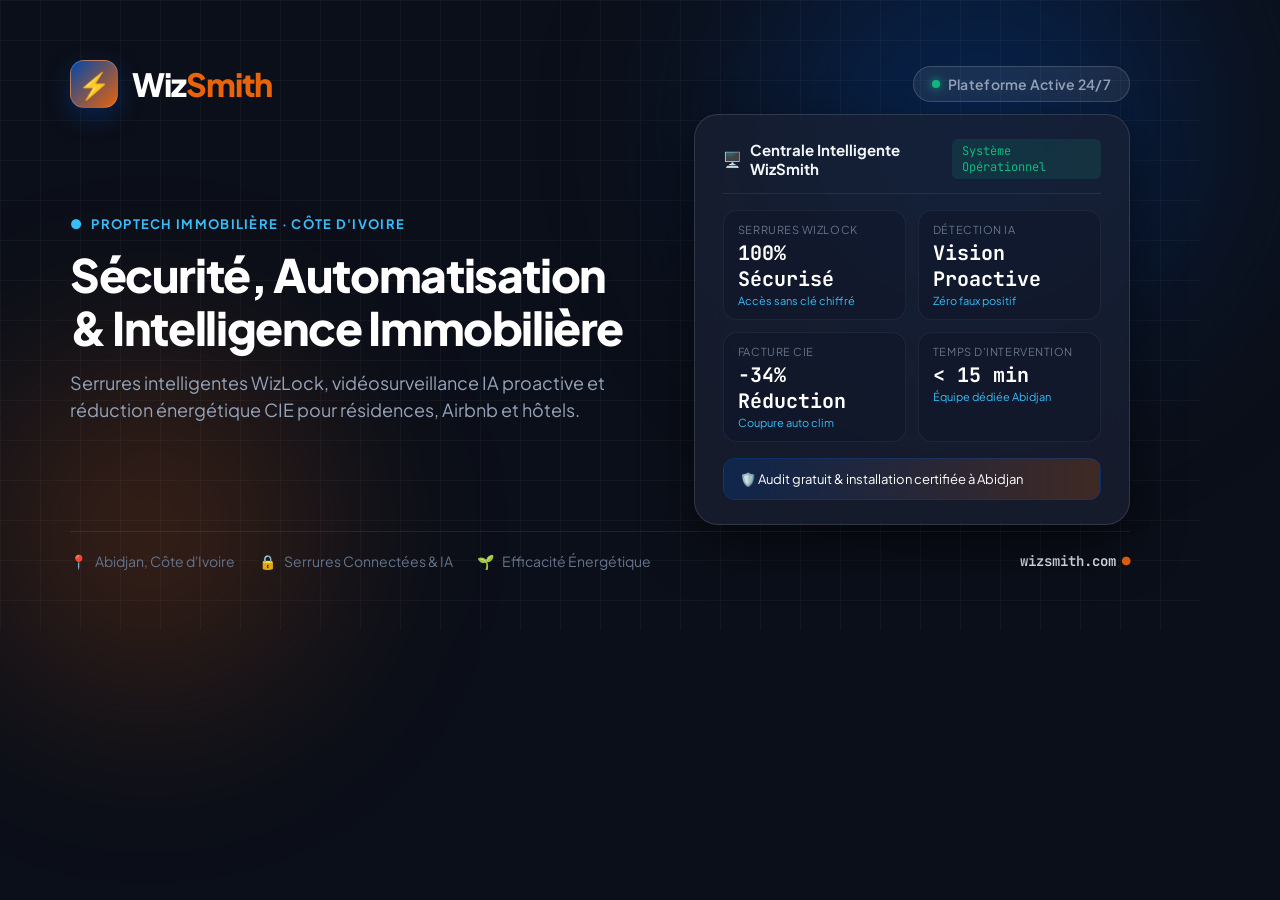
<file: public/og-render.html>
<!DOCTYPE html>
<html lang="fr">
<head>
  <meta charset="utf-8" />
  <title>WizSmith OG Card Renderer</title>
  <style>
    @import url('https://fonts.googleapis.com/css2?family=Plus+Jakarta+Sans:wght@400;600;700;800&family=Inter:wght@400;500;600;700&family=JetBrains+Mono:wght@500;700&display=swap');

    * {
      box-sizing: border-box;
      margin: 0;
      padding: 0;
    }

    body {
      width: 1200px;
      height: 630px;
      overflow: hidden;
      background: #0B0F19;
      font-family: 'Plus Jakarta Sans', -apple-system, BlinkMacSystemFont, sans-serif;
      color: #FFFFFF;
      position: relative;
    }

    /* Ambient cyber-physical gradients */
    .glow-blue {
      position: absolute;
      width: 650px;
      height: 650px;
      top: -200px;
      right: -100px;
      background: radial-gradient(circle, rgba(0, 71, 171, 0.45) 0%, rgba(11, 15, 25, 0) 70%);
      filter: blur(80px);
      pointer-events: none;
    }

    .glow-orange {
      position: absolute;
      width: 500px;
      height: 500px;
      bottom: -150px;
      left: -100px;
      background: radial-gradient(circle, rgba(232, 99, 10, 0.28) 0%, rgba(11, 15, 25, 0) 70%);
      filter: blur(80px);
      pointer-events: none;
    }

    /* Subtle grid overlay */
    .grid-pattern {
      position: absolute;
      inset: 0;
      background-image: 
        linear-gradient(rgba(255, 255, 255, 0.03) 1px, transparent 1px),
        linear-gradient(90deg, rgba(255, 255, 255, 0.03) 1px, transparent 1px);
      background-size: 40px 40px;
      pointer-events: none;
    }

    .card-container {
      position: relative;
      z-index: 10;
      width: 1200px;
      height: 630px;
      padding: 60px 70px;
      display: flex;
      flex-direction: column;
      justify-content: space-between;
    }

    /* Top bar */
    .top-bar {
      display: flex;
      align-items: center;
      justify-content: space-between;
    }

    .brand-logo {
      display: flex;
      align-items: center;
      gap: 14px;
    }

    .brand-icon {
      width: 48px;
      height: 48px;
      border-radius: 14px;
      background: linear-gradient(135deg, #0047AB 0%, #E8630A 100%);
      display: flex;
      align-items: center;
      justify-content: center;
      font-size: 26px;
      box-shadow: 0 8px 24px rgba(0, 71, 171, 0.4);
      border: 1px solid rgba(255, 255, 255, 0.2);
    }

    .brand-text {
      font-size: 32px;
      font-weight: 800;
      letter-spacing: -0.03em;
    }

    .brand-accent {
      color: #E8630A;
    }

    .badge-pill {
      display: inline-flex;
      align-items: center;
      gap: 8px;
      padding: 8px 18px;
      border-radius: 9999px;
      background: rgba(255, 255, 255, 0.08);
      border: 1px solid rgba(255, 255, 255, 0.15);
      font-size: 14px;
      font-weight: 600;
      letter-spacing: 0.02em;
      color: #94A3B8;
    }

    .badge-pill .dot {
      width: 8px;
      height: 8px;
      border-radius: 50%;
      background: #10B981;
      box-shadow: 0 0 10px #10B981;
    }

    /* Content main area */
    .main-content {
      display: grid;
      grid-template-columns: 1.25fr 0.95fr;
      gap: 50px;
      align-items: center;
    }

    .text-column {
      display: flex;
      flex-direction: column;
      gap: 16px;
    }

    .category-tag {
      display: inline-flex;
      align-items: center;
      gap: 8px;
      font-size: 13px;
      font-weight: 700;
      text-transform: uppercase;
      letter-spacing: 0.1em;
      color: #38BDF8;
    }

    .title {
      font-size: 46px;
      line-height: 1.15;
      font-weight: 800;
      letter-spacing: -0.03em;
      color: #FFFFFF;
    }

    .title-highlight {
      background: linear-gradient(135deg, #60A5FA 0%, #FFFFFF 100%);
      -webkit-background-clip: text;
      -webkit-text-fill-color: transparent;
    }

    .description {
      font-size: 18px;
      line-height: 1.5;
      color: #94A3B8;
      max-width: 580px;
    }

    /* Visual HUD Card on the right */
    .hud-card {
      background: rgba(26, 34, 52, 0.7);
      backdrop-filter: blur(16px);
      border: 1px solid rgba(255, 255, 255, 0.12);
      border-radius: 24px;
      padding: 24px 28px;
      display: flex;
      flex-direction: column;
      gap: 16px;
      box-shadow: 0 20px 50px rgba(0, 0, 0, 0.5);
    }

    .hud-header {
      display: flex;
      align-items: center;
      justify-content: space-between;
      padding-bottom: 14px;
      border-bottom: 1px solid rgba(255, 255, 255, 0.08);
    }

    .hud-title {
      font-size: 15px;
      font-weight: 700;
      color: #F1F5F9;
      display: flex;
      align-items: center;
      gap: 8px;
    }

    .hud-status {
      font-size: 12px;
      font-family: 'JetBrains Mono', monospace;
      color: #10B981;
      background: rgba(16, 185, 129, 0.12);
      padding: 4px 10px;
      border-radius: 6px;
    }

    .hud-metrics {
      display: grid;
      grid-template-columns: 1fr 1fr;
      gap: 12px;
    }

    .metric-box {
      background: rgba(15, 23, 42, 0.6);
      border: 1px solid rgba(255, 255, 255, 0.06);
      border-radius: 14px;
      padding: 12px 14px;
    }

    .metric-label {
      font-size: 11px;
      text-transform: uppercase;
      letter-spacing: 0.05em;
      color: #64748B;
      margin-bottom: 4px;
    }

    .metric-value {
      font-size: 20px;
      font-weight: 700;
      color: #FFFFFF;
      font-family: 'JetBrains Mono', monospace;
    }

    .metric-sub {
      font-size: 11px;
      color: #38BDF8;
      margin-top: 2px;
    }

    .hud-banner {
      background: linear-gradient(90deg, rgba(0, 71, 171, 0.25) 0%, rgba(232, 99, 10, 0.2) 100%);
      border: 1px solid rgba(0, 71, 171, 0.35);
      border-radius: 12px;
      padding: 12px 16px;
      display: flex;
      align-items: center;
      justify-content: space-between;
      font-size: 13px;
    }

    /* Bottom footer */
    .footer-bar {
      display: flex;
      align-items: center;
      justify-content: space-between;
      padding-top: 20px;
      border-top: 1px solid rgba(255, 255, 255, 0.08);
      font-size: 14px;
      color: #64748B;
    }

    .footer-tags {
      display: flex;
      align-items: center;
      gap: 24px;
    }

    .footer-tag {
      display: flex;
      align-items: center;
      gap: 8px;
    }

    .footer-domain {
      font-family: 'JetBrains Mono', monospace;
      color: #E2E8F0;
      font-weight: 600;
      display: flex;
      align-items: center;
      gap: 6px;
    }
  </style>
</head>
<body>
  <div class="glow-blue"></div>
  <div class="glow-orange"></div>
  <div class="grid-pattern"></div>

  <div class="card-container" id="cardContainer">
    <!-- Rendered dynamically by script -->
  </div>

  <script>
    const cardsData = {
      'home': {
        tag: 'PropTech Immobilière · Côte d\'Ivoire',
        title: 'Sécurité, Automatisation & Intelligence Immobilière',
        desc: 'Serrures intelligentes WizLock, vidéosurveillance IA proactive et réduction énergétique CIE pour résidences, Airbnb et hôtels.',
        badge: 'Plateforme Active 24/7',
        hudTitle: 'Centrale Intelligente WizSmith',
        hudStatus: 'Système Opérationnel',
        metrics: [
          { label: 'Serrures WizLock', val: '100% Sécurisé', sub: 'Accès sans clé chiffré' },
          { label: 'Détection IA', val: 'Vision Proactive', sub: 'Zéro faux positif' },
          { label: 'Facture CIE', val: '-34% Réduction', sub: 'Coupure auto clim' },
          { label: 'Temps d\'intervention', val: '< 15 min', sub: 'Équipe dédiée Abidjan' }
        ],
        hudBanner: '🛡️ Audit gratuit & installation certifiée à Abidjan'
      },
      'how-it-works': {
        tag: 'Processus & Méthodologie',
        title: 'Comment fonctionne la PropTech WizSmith ?',
        desc: 'De l\'audit initial à votre tranquillité quotidienne : 4 étapes d\'automatisation sans clé, de surveillance IA et de maintenance continue.',
        badge: 'Processus Garanti',
        hudTitle: 'Workflow d\'Automatisation',
        hudStatus: '4 Étapes Clés',
        metrics: [
          { label: 'Étape 1', val: 'Audit & Diagnostic', sub: 'Sur site ou en ligne' },
          { label: 'Étape 2', val: 'Installation Certifiée', sub: 'Serrures & modules IA' },
          { label: 'Étape 3', val: 'Synchronisation', sub: 'Airbnb / PMS / Énergie' },
          { label: 'Étape 4', val: 'Support WizFix', sub: 'Maintenance continue' }
        ],
        hudBanner: '⚡ Déploiement express en moins de 48 heures'
      },
      'packs': {
        tag: 'Tarifs & Abonnements',
        title: 'Packs Immobiliers Clés en Main',
        desc: 'Packs Business, Élite et Prestige. Matériel certifié WizLock, caméras IA et gestion d\'énergie. Tous les prix sont à partir de.',
        badge: 'Dès 29 900 FCFA / mois',
        hudTitle: 'Formules Sans Engagement',
        hudStatus: 'À partir de :',
        metrics: [
          { label: 'Pack Business', val: '29 900 CFA/m', sub: 'À partir de · 1 Accès + Cam' },
          { label: 'Pack Élite', val: '59 900 CFA/m', sub: 'À partir de · Serrures + Clim' },
          { label: 'Pack Prestige', val: 'Sur devis', sub: 'Hôtels & Grands complexes' },
          { label: 'Matériel Inclus', val: '100% Garanti', sub: 'Remplacement WizRenouv' }
        ],
        hudBanner: '💎 Tarifs transparents : tous nos prix sont « À partir de : »'
      },
      'airbnb': {
        tag: 'Résidences & Locations Courte Durée',
        title: 'Gestion Autonome Airbnb & Résidences Meublées',
        desc: 'Automatisez vos locations à Abidjan : codes temporaires synchronisés Airbnb/Booking, extinction auto climatiseurs et surveillance discrète.',
        badge: 'Self Check-in 24/7',
        hudTitle: 'Module Host Airbnb & Booking',
        hudStatus: 'Sync Instantanée',
        metrics: [
          { label: 'Check-in Invité', val: 'Code Éphémère', sub: 'Généré par réservation' },
          { label: 'Climatisation', val: 'Extinction Auto', sub: 'Dès départ du voyageur' },
          { label: 'Économie Moyenne', val: '+45 000 CFA/m', sub: 'Par logement meublé' },
          { label: 'Avis Voyageurs', val: '4.9 ★ Moyenne', sub: 'Expérience sans friction' }
        ],
        hudBanner: '🔑 Fini les remises de clés physiques à minuit'
      },
      'hotels': {
        tag: 'Hôtellerie & Grands Ensembles',
        title: 'Hôtels Intelligents & Économies d\'Énergie',
        desc: 'Modernisez vos chambres d\'hôtel : serrures RFID/BLE centralisées, supervision des accès et coupure automatique des climatiseurs inoccupés.',
        badge: 'Audit Hôtelier Offert',
        hudTitle: 'Gestion Multi-Chambres PMS',
        hudStatus: 'Centralisé Cloud',
        metrics: [
          { label: 'Facture CIE', val: '-34% d\'Énergie', sub: 'Capteurs d\'occupation' },
          { label: 'Badges RFID / BLE', val: 'Gestion Clé', sub: 'Encodage instantané' },
          { label: 'Tableau de bord', val: 'Temps Réel', sub: 'Supervision globale' },
          { label: 'Amortissement', val: '< 6 Mois', sub: 'Retour sur investissement' }
        ],
        hudBanner: '🏨 Compatible avec les principaux PMS hôteliers du marché'
      },
      'appointment': {
        tag: 'Consultation & Audit sur Site',
        title: 'Prenez Rendez-vous avec nos Ingénieurs PropTech',
        desc: 'Planifiez un audit technique sur site à Abidjan (Cocody, Marcory, Plateau) ou une visioconférence personnalisée pour sécuriser vos biens.',
        badge: 'Réponse sous 24h',
        hudTitle: 'Consultation d\'Ingénierie',
        hudStatus: 'Créneaux Disponibles',
        metrics: [
          { label: 'Zone d\'intervention', val: 'Grand Abidjan', sub: 'Cocody, Plateau, Zone 4' },
          { label: 'Type d\'audit', val: 'Sur site / Visio', sub: 'Au choix du propriétaire' },
          { label: 'Étude technique', val: 'Rapport Chiffré', sub: 'Devis & recommandations' },
          { label: 'Accompagnement', val: 'Sur-mesure', sub: 'Ingénieurs certifiés' }
        ],
        hudBanner: '📅 Réservation directe en ligne en 3 clics'
      },
      'diagnostic': {
        tag: 'Intelligence Immobilière & Simulateur',
        title: 'Diagnostic de Sécurité & Simulateur d\'Économies',
        desc: 'Évaluez en 2 minutes le potentiel d\'automatisation de votre propriété : score de sécurité connectée et estimation précise des économies CIE.',
        badge: 'Calcul Immédiat',
        hudTitle: 'Simulateur d\'Économies CIE',
        hudStatus: 'IA Propriétaire',
        metrics: [
          { label: 'Durée du test', val: '2 minutes', sub: 'Questionnaire interactif' },
          { label: 'Score calculé', val: 'Sécurité & Éco', sub: 'Note sur 100 points' },
          { label: 'Rapport généré', val: 'PDF Personnalisé', sub: 'Recommandations matériel' },
          { label: 'Accès', val: '100% Gratuit', sub: 'Sans engagement' }
        ],
        hudBanner: '📊 Basé sur plus de 150 audits réalisés en Côte d\'Ivoire'
      }
    };

    const params = new URLSearchParams(window.location.search);
    const cardKey = params.get('card') || 'home';
    const data = cardsData[cardKey] || cardsData['home'];

    const container = document.getElementById('cardContainer');
    container.innerHTML = `
      <!-- Top Bar -->
      <div class="top-bar">
        <div class="brand-logo">
          <div class="brand-icon">⚡</div>
          <div class="brand-text">Wiz<span class="brand-accent">Smith</span></div>
        </div>
        <div class="badge-pill">
          <div class="dot"></div>
          <span>${data.badge}</span>
        </div>
      </div>

      <!-- Main Grid -->
      <div class="main-content">
        <div class="text-column">
          <div class="category-tag">
            <span>●</span>
            <span>${data.tag}</span>
          </div>
          <h1 class="title">
            ${data.title}
          </h1>
          <p class="description">
            ${data.desc}
          </p>
        </div>

        <div class="hud-card">
          <div class="hud-header">
            <div class="hud-title">
              <span>🖥️</span>
              <span>${data.hudTitle}</span>
            </div>
            <div class="hud-status">${data.hudStatus}</div>
          </div>
          <div class="hud-metrics">
            ${data.metrics.map(m => `
              <div class="metric-box">
                <div class="metric-label">${m.label}</div>
                <div class="metric-value">${m.val}</div>
                <div class="metric-sub">${m.sub}</div>
              </div>
            `).join('')}
          </div>
          <div class="hud-banner">
            <span>${data.hudBanner}</span>
          </div>
        </div>
      </div>

      <!-- Footer Bar -->
      <div class="footer-bar">
        <div class="footer-tags">
          <div class="footer-tag">📍 <span>Abidjan, Côte d'Ivoire</span></div>
          <div class="footer-tag">🔒 <span>Serrures Connectées & IA</span></div>
          <div class="footer-tag">🌱 <span>Efficacité Énergétique</span></div>
        </div>
        <div class="footer-domain">
          <span>wizsmith.com</span>
          <span style="color: #E8630A;">●</span>
        </div>
      </div>
    `;
  </script>
</body>
</html>
</file>
